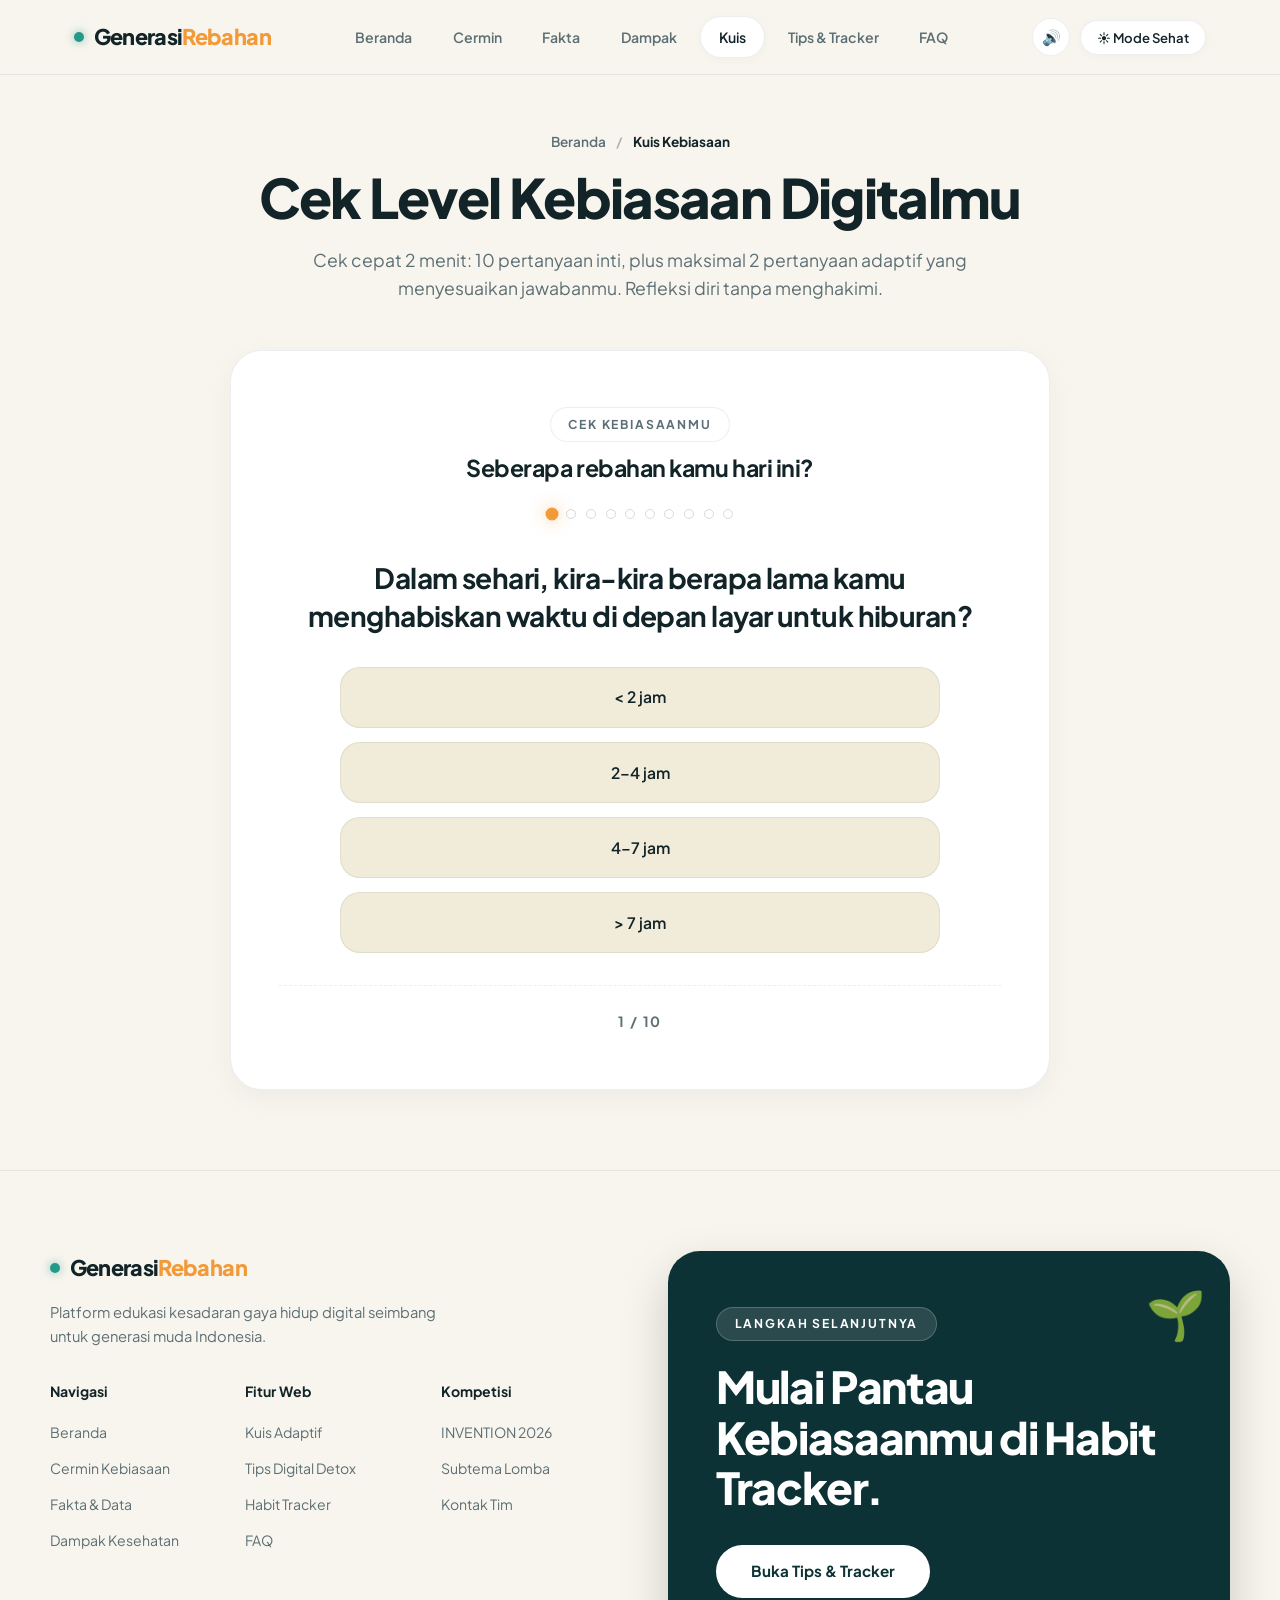
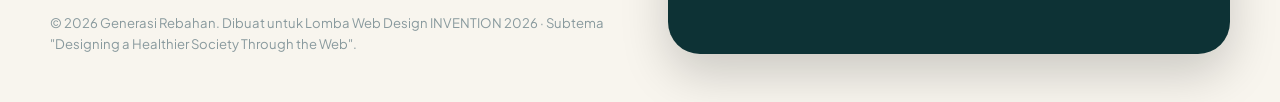
<file: kuis.html>
<!DOCTYPE html>
<html lang="id" data-mode="sehat">
<head>
<meta charset="UTF-8">
<meta name="viewport" content="width=device-width, initial-scale=1.0">
<title>Kuis Kebiasaan Digital — Generasi Rebahan</title>
<meta name="description" content="Cek cepat 2 menit: 10 pertanyaan inti plus maksimal 2 pertanyaan adaptif untuk menganalisis profil kebiasaan gaya hidup digitalmu.">
<link rel="preconnect" href="https://fonts.googleapis.com">
<link rel="preconnect" href="https://fonts.gstatic.com" crossorigin>
<link href="https://fonts.googleapis.com/css2?family=Plus+Jakarta+Sans:wght@400;500;600;700;800&family=Inter:wght@400;500;600;700&family=Space+Grotesk:wght@500;600;700&display=swap" rel="stylesheet">
<link rel="stylesheet" href="css/style.css">
<script>
  document.documentElement.dataset.mode = localStorage.getItem('rebahan_mode') || 'sehat';
</script>
</head>
<body data-mode="sehat">

<!-- ===== SITE NAVIGATION (SOLUS REFINED DOCK) ===== -->
<nav class="site-nav">
  <div class="nav-container">
    <a href="index.html" class="brand-logo" aria-label="Generasi Rebahan Beranda">
      <span class="brand-dot" aria-hidden="true"></span>
      <span>Generasi<span style="color: var(--accent);">Rebahan</span></span>
    </a>

    <div class="navlinks" id="navlinks">
      <a href="index.html#beranda" class="nav-pill">Beranda</a>
      <a href="index.html#cermin" class="nav-pill">Cermin</a>
      <a href="index.html#fakta" class="nav-pill">Fakta</a>
      <a href="index.html#dampak" class="nav-pill">Dampak</a>
      <a href="kuis.html" class="nav-pill active">Kuis</a>
      <a href="tips.html" class="nav-pill">Tips & Tracker</a>
      <a href="index.html#faq" class="nav-pill">FAQ</a>
    </div>

    <div class="nav-actions">
      <button class="btn-sound-toggle" id="soundToggle" title="Nyalakan / Matikan Suara" aria-label="Toggle Sound">🔊</button>
      <button class="btn-mode-toggle" id="modeToggle" aria-label="Ganti Mode Tema">☀️ Mode Sehat</button>
      <button class="mobile-nav-toggle" id="mobileMenuBtn" aria-label="Buka Menu Navigasi">
        <span></span>
        <span></span>
        <span></span>
      </button>
    </div>
  </div>
</nav>

<!-- ===== QUIZ HEADER HERO ===== -->
<header class="site-section" style="padding: 3.5rem 1.5rem 2rem; border-bottom: none;">
  <div class="max-w-page" style="text-align: center;">
    <div style="font-size: 0.85rem; font-weight: 600; color: var(--text-dim); margin-bottom: 0.75rem;">
      <a href="index.html" style="color: var(--text-dim); text-decoration: none;">Beranda</a>
      <span style="margin: 0 0.5rem; opacity: 0.5;">/</span>
      <span style="color: var(--text); font-weight: 700;">Kuis Kebiasaan</span>
    </div>
    <h1 style="font-size: clamp(2.2rem, 4.5vw, 3.4rem); font-weight: 800; letter-spacing: -0.03em; margin-bottom: 1rem;">
      Cek Level Kebiasaan Digitalmu
    </h1>
    <p style="font-size: 1.1rem; color: var(--text-dim); max-width: 58ch; margin: 0 auto; line-height: 1.6;">
      Cek cepat 2 menit: 10 pertanyaan inti, plus maksimal 2 pertanyaan adaptif yang menyesuaikan jawabanmu. Refleksi diri tanpa menghakimi.
    </p>
  </div>
</header>

<!-- ===== QUIZ INTERACTIVE CONTAINER ===== -->
<main class="site-section" id="kuis" style="padding-top: 1rem; border-bottom: 1px solid var(--border);">
  <div class="quiz-page-container">
    <div class="quiz-card-box">

      <!-- Active Question View -->
      <div id="quizActiveView">
        <div style="text-align: center; margin-bottom: 1.75rem;">
          <span class="hero-kicker-badge" style="margin-bottom: 0.75rem;">CEK KEBIASAANMU</span>
          <h3 style="font-size: 1.45rem; font-weight: 700;">Seberapa rebahan kamu hari ini?</h3>
        </div>

        <!-- Dots progress bar -->
        <div class="quiz-progress-dots" id="quizDots"></div>

        <!-- Dynamic question and options container -->
        <div id="quizCardContent" style="min-height: 280px;"></div>

        <!-- Step counter -->
        <div class="quiz-step-counter">
          <span id="quizStepCounter">1 / 10</span>
        </div>
      </div>

      <!-- Result View -->
      <div id="quizResultView" style="display: none;">
        <div class="quiz-result-score-box">
          <span class="hero-kicker-badge" style="margin-bottom: 1rem;">HASIL CEK KEBIASAANMU</span>
          <div style="display: flex; align-items: baseline; justify-content: center; gap: 0.25rem; margin: 0.5rem 0;">
            <span class="quiz-score-number" id="resultScoreNum">68</span>
            <span class="quiz-score-denom">/ 120</span>
          </div>

          <div class="result-status-badge badge-balanced" id="resultStatusBadge">
            <span id="resultStatusIcon">🟢</span>
            <span id="resultStatusText">BALANCED</span>
          </div>

          <p id="resultStatusDesc" style="font-size: 1.05rem; font-style: italic; color: var(--text-dim); max-width: 50ch; margin: 0.5rem auto 0; line-height: 1.6;">
            "Bukan berarti kamu tidak sehat. Tapi beberapa kebiasaanmu mulai perlu diperhatikan."
          </p>
        </div>

        <div style="height: 1px; width: 100%; background: var(--border); margin: 2rem 0;"></div>

        <!-- 5-Dimension Score Bars -->
        <div style="margin-bottom: 2rem;">
          <h4 style="font-size: 0.88rem; font-weight: 800; text-transform: uppercase; letter-spacing: 0.12em; color: var(--text-dim); margin-bottom: 1.25rem;">
            PROFIL 5 DIMENSI KEBIASAAN DIGITAL
          </h4>
          <div id="dimensionList" style="display: flex; flex-direction: column; gap: 0.9rem;"></div>
        </div>

        <!-- Focus Alert Box -->
        <div class="focus-alert-card">
          <span class="focus-alert-icon" aria-hidden="true">🚨</span>
          <div>
            <span style="font-size: 0.72rem; font-weight: 800; text-transform: uppercase; letter-spacing: 0.1em; color: var(--danger); display: block; margin-bottom: 0.25rem;">
              PERHATIAN UTAMA
            </span>
            <h4 id="focusTitle" style="font-size: 1.15rem; font-weight: 700; margin-bottom: 0.35rem; color: var(--text);">
              POLA TIDUR
            </h4>
            <p id="focusDesc" style="font-size: 0.92rem; color: var(--text-dim); line-height: 1.55;">
              Aktivitas digitalmu terlihat cukup sering menggeser waktu istirahat malam.
            </p>
          </div>
        </div>

        <!-- Action Recommendations -->
        <div style="margin-bottom: 2.5rem;">
          <h4 style="font-size: 1.15rem; font-weight: 700; margin-bottom: 1rem; color: var(--text);">
            💡 3 hal yang bisa kamu ubah mulai hari ini:
          </h4>
          <div class="action-cards-grid" id="actionCardsGrid"></div>
        </div>

        <!-- Quiz CTA Buttons -->
        <div style="display: flex; justify-content: center; gap: 1rem; flex-wrap: wrap;">
          <a href="tips.html" class="btn-solus-primary" id="btnGoToTips">LIHAT REKOMENDASI SARAN →</a>
          <button class="btn-solus-outline" id="quizRestartBtn">🔄 Ulangi Kuis</button>
        </div>

      </div>

    </div>
  </div>
</main>

<!-- ===== SOLUS SIGNATURE FOOTER ===== -->
<footer class="site-footer" id="tentang">
  <div class="footer-container">
    <div class="footer-left">
      <div>
        <a href="index.html" class="brand-logo" style="margin-bottom: 1rem;">
          <span class="brand-dot" aria-hidden="true"></span>
          <span>Generasi<span style="color: var(--accent);">Rebahan</span></span>
        </a>
        <p class="text-dim" style="font-size: 0.92rem; max-width: 38ch; line-height: 1.6;">
          Platform edukasi kesadaran gaya hidup digital seimbang untuk generasi muda Indonesia.
        </p>

        <div class="footer-links-grid">
          <div>
            <div class="footer-col-title">Navigasi</div>
            <ul class="footer-link-list">
              <li><a href="index.html#beranda">Beranda</a></li>
              <li><a href="index.html#cermin">Cermin Kebiasaan</a></li>
              <li><a href="index.html#fakta">Fakta & Data</a></li>
              <li><a href="index.html#dampak">Dampak Kesehatan</a></li>
            </ul>
          </div>
          <div>
            <div class="footer-col-title">Fitur Web</div>
            <ul class="footer-link-list">
              <li><a href="kuis.html">Kuis Adaptif</a></li>
              <li><a href="tips.html">Tips Digital Detox</a></li>
              <li><a href="tips.html#habitTracker">Habit Tracker</a></li>
              <li><a href="index.html#faq">FAQ</a></li>
            </ul>
          </div>
          <div>
            <div class="footer-col-title">Kompetisi</div>
            <ul class="footer-link-list">
              <li><a href="index.html#kontak">INVENTION 2026</a></li>
              <li><a href="index.html#kontak">Subtema Lomba</a></li>
              <li><a href="index.html#kontak">Kontak Tim</a></li>
            </ul>
          </div>
        </div>
      </div>

      <div class="footer-copyright">
        © 2026 Generasi Rebahan. Dibuat untuk Lomba Web Design INVENTION 2026 · Subtema "Designing a Healthier Society Through the Web".
      </div>
    </div>

    <!-- Solus Signature Dark Card in Footer -->
    <div class="footer-cta-card">
      <div class="footer-card-art" aria-hidden="true">
        <span style="font-size: 3rem;">🌱</span>
      </div>
      <div>
        <span class="hero-kicker-badge" style="background: rgba(255,255,255,0.12); color: #ffffff; border-color: rgba(255,255,255,0.2); margin-bottom: 1.25rem;">
          LANGKAH SELANJUTNYA
        </span>
        <h3>
          Mulai Pantau Kebiasaanmu di Habit Tracker.
        </h3>
      </div>
      <div>
        <a href="tips.html" class="btn-footer-solus">Buka Tips & Tracker</a>
      </div>
    </div>
  </div>
</footer>

<!-- Interactive System Elements -->
<canvas id="confettiCanvas"></canvas>
<div class="toast-container" id="toastContainer"></div>
<button class="back-to-top" id="backToTop" title="Kembali ke atas" aria-label="Kembali ke atas">↑</button>

<script src="js/script.js"></script>
</body>
</html>
</file>
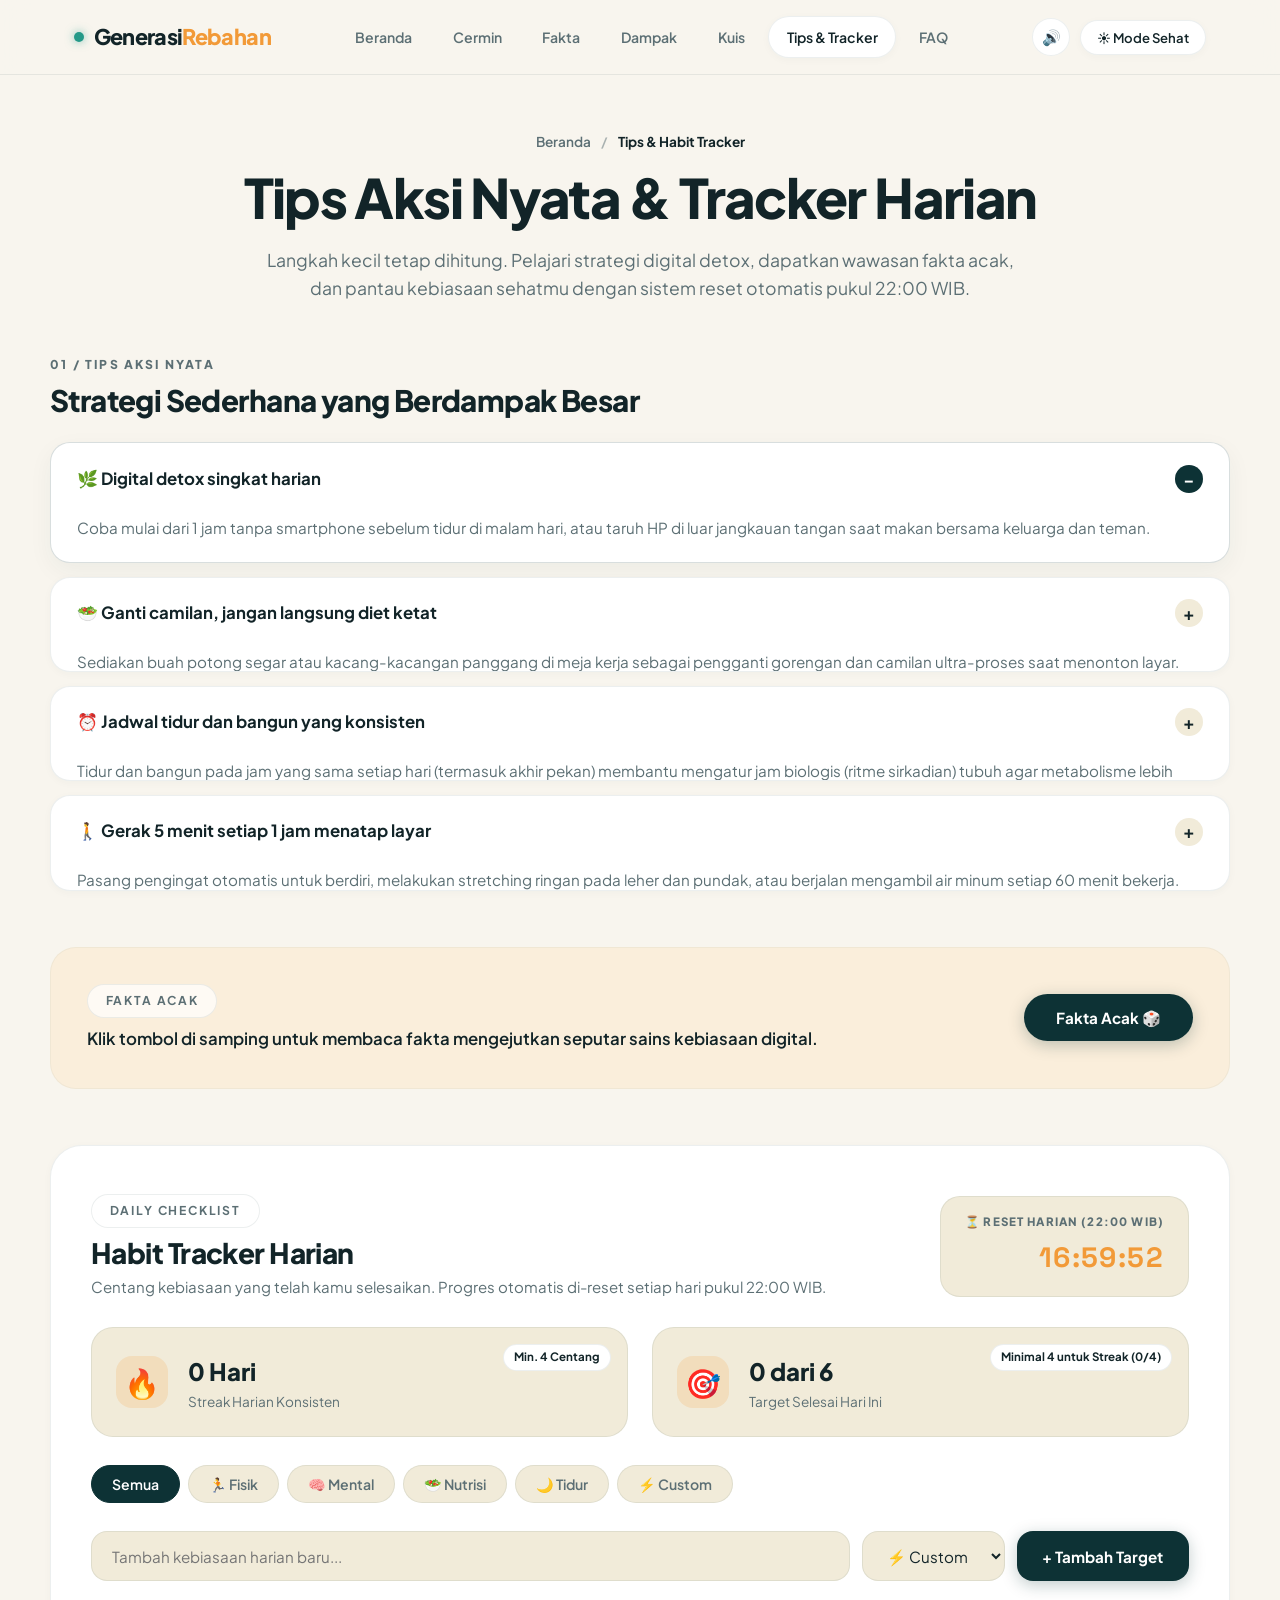
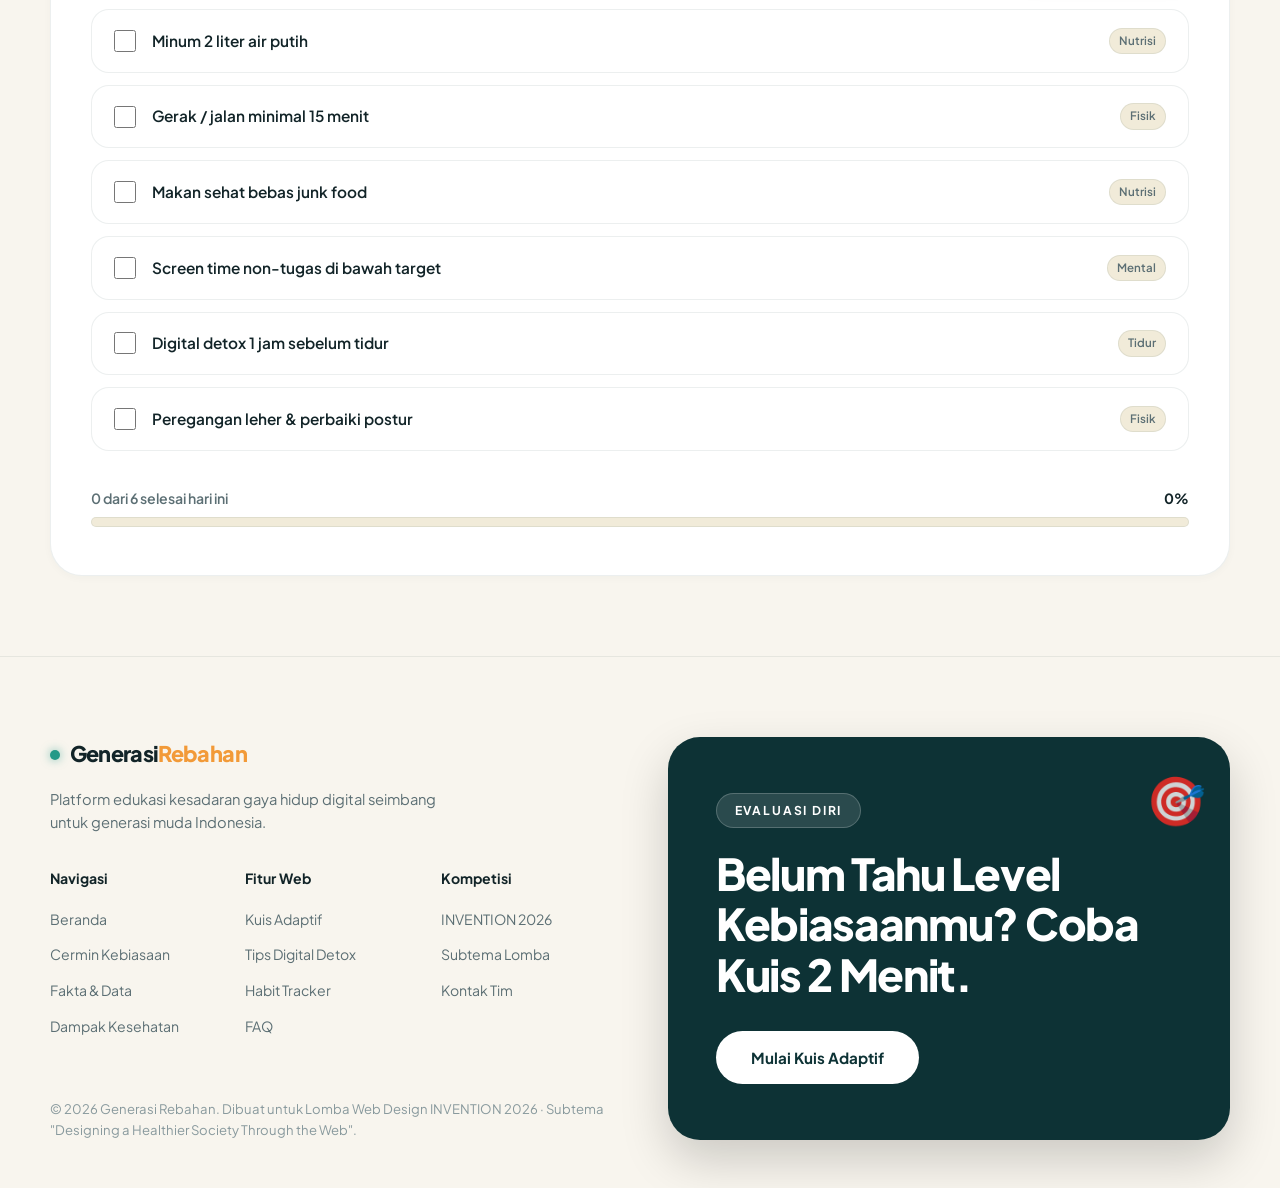
<file: tips.html>
<!DOCTYPE html>
<html lang="id" data-mode="sehat">
<head>
<meta charset="UTF-8">
<meta name="viewport" content="width=device-width, initial-scale=1.0">
<title>Tips & Habit Tracker — Generasi Rebahan</title>
<meta name="description" content="Kumpulan tips digital detox, generator fakta acak, serta checklist habit tracker harian dengan reset otomatis setiap pukul 22:00 WIB.">
<link rel="preconnect" href="https://fonts.googleapis.com">
<link rel="preconnect" href="https://fonts.gstatic.com" crossorigin>
<link href="https://fonts.googleapis.com/css2?family=Plus+Jakarta+Sans:wght@400;500;600;700;800&family=Inter:wght@400;500;600;700&family=Space+Grotesk:wght@500;600;700&display=swap" rel="stylesheet">
<link rel="stylesheet" href="css/style.css">
<script>
  document.documentElement.dataset.mode = localStorage.getItem('rebahan_mode') || 'sehat';
</script>
</head>
<body data-mode="sehat">

<!-- ===== SITE NAVIGATION (SOLUS REFINED DOCK) ===== -->
<nav class="site-nav">
  <div class="nav-container">
    <a href="index.html" class="brand-logo" aria-label="Generasi Rebahan Beranda">
      <span class="brand-dot" aria-hidden="true"></span>
      <span>Generasi<span style="color: var(--accent);">Rebahan</span></span>
    </a>

    <div class="navlinks" id="navlinks">
      <a href="index.html#beranda" class="nav-pill">Beranda</a>
      <a href="index.html#cermin" class="nav-pill">Cermin</a>
      <a href="index.html#fakta" class="nav-pill">Fakta</a>
      <a href="index.html#dampak" class="nav-pill">Dampak</a>
      <a href="kuis.html" class="nav-pill">Kuis</a>
      <a href="tips.html" class="nav-pill active">Tips & Tracker</a>
      <a href="index.html#faq" class="nav-pill">FAQ</a>
    </div>

    <div class="nav-actions">
      <button class="btn-sound-toggle" id="soundToggle" title="Nyalakan / Matikan Suara" aria-label="Toggle Sound">🔊</button>
      <button class="btn-mode-toggle" id="modeToggle" aria-label="Ganti Mode Tema">☀️ Mode Sehat</button>
      <button class="mobile-nav-toggle" id="mobileMenuBtn" aria-label="Buka Menu Navigasi">
        <span></span>
        <span></span>
        <span></span>
      </button>
    </div>
  </div>
</nav>

<!-- ===== HEADER HERO ===== -->
<header class="site-section" style="padding: 3.5rem 1.5rem 2rem; border-bottom: none;">
  <div class="max-w-page" style="text-align: center;">
    <div style="font-size: 0.85rem; font-weight: 600; color: var(--text-dim); margin-bottom: 0.75rem;">
      <a href="index.html" style="color: var(--text-dim); text-decoration: none;">Beranda</a>
      <span style="margin: 0 0.5rem; opacity: 0.5;">/</span>
      <span style="color: var(--text); font-weight: 700;">Tips & Habit Tracker</span>
    </div>
    <h1 style="font-size: clamp(2.2rem, 4.5vw, 3.4rem); font-weight: 800; letter-spacing: -0.03em; margin-bottom: 1rem;">
      Tips Aksi Nyata & Tracker Harian
    </h1>
    <p style="font-size: 1.1rem; color: var(--text-dim); max-width: 60ch; margin: 0 auto; line-height: 1.6;">
      Langkah kecil tetap dihitung. Pelajari strategi digital detox, dapatkan wawasan fakta acak, dan pantau kebiasaan sehatmu dengan sistem reset otomatis pukul 22:00 WIB.
    </p>
  </div>
</header>

<!-- ===== MAIN CONTENT ===== -->
<main class="site-section" id="tips" style="padding-top: 1rem; border-bottom: 1px solid var(--border);">
  <div class="max-w-page">

    <!-- Quiz Recommendation Banner (Dynamic) -->
    <div class="reco-banner-card" id="quizRecoBanner" style="display: none;">
      <div style="font-size: 2.2rem;">🎯</div>
      <div style="flex: 1; min-width: 240px;">
        <div style="font-size: 1.05rem; font-weight: 700; margin-bottom: 0.25rem;">
          Hasil Kuis Kamu: <span id="recoLevelText" style="color: var(--surface-dark);">BALANCED</span> (<span id="recoScoreNum">0</span>/120)
        </div>
        <div style="font-size: 0.92rem; color: var(--text-dim);">
          Perhatian Utama: <strong id="recoFocusTitle" style="color: var(--text);">POLA TIDUR</strong> — <span id="recoFocusDesc">Aktivitas digitalmu terlihat cukup sering menggeser waktu istirahat.</span>
        </div>
      </div>
      <div>
        <a href="kuis.html" class="btn-solus-outline" style="padding: 0.65rem 1.4rem; font-size: 0.88rem;">Ulangi Kuis 🔄</a>
      </div>
    </div>

    <!-- Section 1: Tips Digital Detox Accordion -->
    <div style="margin-bottom: 3.5rem;">
      <div class="section-kicker" style="margin-bottom: 0.5rem;">
        <span>01 / TIPS AKSI NYATA</span>
      </div>
      <h2 style="font-size: 1.85rem; font-weight: 800; margin-bottom: 1.5rem;">Strategi Sederhana yang Berdampak Besar</h2>

      <div class="accordion-container">
        <div class="accordion-item open">
          <div class="accordion-head">
            <span>🌿 Digital detox singkat harian</span>
            <span class="plus">−</span>
          </div>
          <div class="accordion-body-wrapper">
            <div class="accordion-body-content">
              Coba mulai dari 1 jam tanpa smartphone sebelum tidur di malam hari, atau taruh HP di luar jangkauan tangan saat makan bersama keluarga dan teman.
            </div>
          </div>
        </div>

        <div class="accordion-item">
          <div class="accordion-head">
            <span>🥗 Ganti camilan, jangan langsung diet ketat</span>
            <span class="plus">+</span>
          </div>
          <div class="accordion-body-wrapper">
            <div class="accordion-body-content">
              Sediakan buah potong segar atau kacang-kacangan panggang di meja kerja sebagai pengganti gorengan dan camilan ultra-proses saat menonton layar.
            </div>
          </div>
        </div>

        <div class="accordion-item">
          <div class="accordion-head">
            <span>⏰ Jadwal tidur dan bangun yang konsisten</span>
            <span class="plus">+</span>
          </div>
          <div class="accordion-body-wrapper">
            <div class="accordion-body-content">
              Tidur dan bangun pada jam yang sama setiap hari (termasuk akhir pekan) membantu mengatur jam biologis (ritme sirkadian) tubuh agar metabolisme lebih stabil.
            </div>
          </div>
        </div>

        <div class="accordion-item">
          <div class="accordion-head">
            <span>🚶 Gerak 5 menit setiap 1 jam menatap layar</span>
            <span class="plus">+</span>
          </div>
          <div class="accordion-body-wrapper">
            <div class="accordion-body-content">
              Pasang pengingat otomatis untuk berdiri, melakukan stretching ringan pada leher dan pundak, atau berjalan mengambil air minum setiap 60 menit bekerja.
            </div>
          </div>
        </div>
      </div>
    </div>

    <!-- Section 2: Random Fact Card -->
    <div style="background: var(--surface-peach); border: 1px solid var(--border-light); border-radius: 26px; padding: 2.25rem; display: flex; align-items: center; justify-content: space-between; flex-wrap: wrap; gap: 1.5rem; margin-bottom: 3.5rem;">
      <div style="flex: 1; min-width: 240px;">
        <span class="hero-kicker-badge" style="margin-bottom: 0.5rem;">FAKTA ACAK</span>
        <div id="randomFact" style="font-size: 1.05rem; font-weight: 600; color: var(--text); line-height: 1.55;">
          Klik tombol di samping untuk membaca fakta mengejutkan seputar sains kebiasaan digital.
        </div>
      </div>
      <div>
        <button class="btn-solus-primary" id="factBtn">Fakta Acak 🎲</button>
      </div>
    </div>

    <!-- Section 3: Habit Tracker Container -->
    <div class="habit-tracker-container" id="habitTracker">
      <div style="display: flex; align-items: center; justify-content: space-between; flex-wrap: wrap; gap: 1.5rem;">
        <div>
          <span class="hero-kicker-badge" style="margin-bottom: 0.5rem;">DAILY CHECKLIST</span>
          <h3 style="font-size: 1.75rem; font-weight: 800; margin-bottom: 0.35rem;">Habit Tracker Harian</h3>
          <p class="text-dim" style="font-size: 0.94rem;">
            Centang kebiasaan yang telah kamu selesaikan. Progres otomatis di-reset setiap hari pukul 22:00 WIB.
          </p>
        </div>

        <div style="background: var(--surface-2); border: 1px solid var(--border); border-radius: 20px; padding: 1rem 1.5rem; text-align: right;">
          <div style="font-size: 0.72rem; font-weight: 800; letter-spacing: 0.1em; color: var(--text-dim); text-transform: uppercase;">
            ⏳ RESET HARIAN (22:00 WIB)
          </div>
          <div id="resetCountdown" style="font-family: 'Space Grotesk', sans-serif; font-size: 1.75rem; font-weight: 800; color: var(--accent); letter-spacing: 0.05em; margin-top: 0.2rem;">
            00:00:00
          </div>
        </div>
      </div>

      <!-- Habit Stats Row -->
      <div class="habit-stats-row">
        <div class="habit-stat-box" id="streakCard">
          <div class="habit-stat-icon">🔥</div>
          <div>
            <div class="habit-stat-val"><span id="streakCount">0</span> Hari</div>
            <div class="text-dim" style="font-size: 0.85rem;">Streak Harian Konsisten</div>
          </div>
          <div id="streakBadge" style="position: absolute; top: 1rem; right: 1rem; font-size: 0.72rem; font-weight: 700; background: var(--surface); border: 1px solid var(--border); padding: 3px 10px; border-radius: 9999px; color: var(--text-dim);">
            Min. 4 Centang
          </div>
        </div>

        <div class="habit-stat-box">
          <div class="habit-stat-icon">🎯</div>
          <div>
            <div class="habit-stat-val" id="completedSummary">0 dari 0</div>
            <div class="text-dim" style="font-size: 0.85rem;">Target Selesai Hari Ini</div>
          </div>
          <div id="targetStatusBadge" style="position: absolute; top: 1rem; right: 1rem; font-size: 0.72rem; font-weight: 700; background: var(--surface); border: 1px solid var(--border); padding: 3px 10px; border-radius: 9999px; color: var(--text-dim);">
            Minimal 4 untuk Streak
          </div>
        </div>
      </div>

      <!-- Filter Tabs -->
      <div style="display: flex; gap: 0.5rem; flex-wrap: wrap;" id="categoryTabs">
        <button class="filter-tab-pill filter-tab active" data-cat="Semua">Semua</button>
        <button class="filter-tab-pill filter-tab" data-cat="Fisik">🏃 Fisik</button>
        <button class="filter-tab-pill filter-tab" data-cat="Mental">🧠 Mental</button>
        <button class="filter-tab-pill filter-tab" data-cat="Nutrisi">🥗 Nutrisi</button>
        <button class="filter-tab-pill filter-tab" data-cat="Tidur">🌙 Tidur</button>
        <button class="filter-tab-pill filter-tab" data-cat="Custom">⚡ Custom</button>
      </div>

      <!-- Add Habit Row -->
      <div class="habit-add-row">
        <input type="text" id="newHabitInput" class="habit-input" placeholder="Tambah kebiasaan harian baru..." maxlength="60">
        <select id="newHabitCategory" class="habit-select">
          <option value="Custom">⚡ Custom</option>
          <option value="Fisik">🏃 Fisik</option>
          <option value="Mental">🧠 Mental</option>
          <option value="Nutrisi">🥗 Nutrisi</option>
          <option value="Tidur">🌙 Tidur</option>
        </select>
        <button id="addHabitBtn" class="btn-solus-primary" style="padding: 0.85rem 1.6rem; border-radius: 16px;">
          + Tambah Target
        </button>
      </div>

      <!-- Habit Items List -->
      <div class="habit-list-container" id="habitList"></div>

      <!-- Progress Bar & Summary -->
      <div style="margin-top: 0.5rem;">
        <div style="display: flex; justify-content: space-between; font-size: 0.88rem; font-weight: 600; color: var(--text-dim); margin-bottom: 0.5rem;">
          <span id="habitProgressText">0 dari 0 selesai hari ini</span>
          <span id="habitPercentText" style="color: var(--text); font-weight: 700;">0%</span>
        </div>
        <div style="height: 10px; background: var(--surface-2); border-radius: 999px; overflow: hidden; border: 1px solid var(--border);">
          <div class="habit-progress-fill" id="habitProgressFill" style="height: 100%; width: 0%; border-radius: 999px; background: linear-gradient(90deg, var(--accent-2), var(--accent)); transition: width 0.4s ease;"></div>
        </div>
      </div>

    </div>

  </div>
</main>

<!-- ===== SOLUS SIGNATURE FOOTER ===== -->
<footer class="site-footer" id="tentang">
  <div class="footer-container">
    <div class="footer-left">
      <div>
        <a href="index.html" class="brand-logo" style="margin-bottom: 1rem;">
          <span class="brand-dot" aria-hidden="true"></span>
          <span>Generasi<span style="color: var(--accent);">Rebahan</span></span>
        </a>
        <p class="text-dim" style="font-size: 0.92rem; max-width: 38ch; line-height: 1.6;">
          Platform edukasi kesadaran gaya hidup digital seimbang untuk generasi muda Indonesia.
        </p>

        <div class="footer-links-grid">
          <div>
            <div class="footer-col-title">Navigasi</div>
            <ul class="footer-link-list">
              <li><a href="index.html#beranda">Beranda</a></li>
              <li><a href="index.html#cermin">Cermin Kebiasaan</a></li>
              <li><a href="index.html#fakta">Fakta & Data</a></li>
              <li><a href="index.html#dampak">Dampak Kesehatan</a></li>
            </ul>
          </div>
          <div>
            <div class="footer-col-title">Fitur Web</div>
            <ul class="footer-link-list">
              <li><a href="kuis.html">Kuis Adaptif</a></li>
              <li><a href="tips.html">Tips Digital Detox</a></li>
              <li><a href="tips.html#habitTracker">Habit Tracker</a></li>
              <li><a href="index.html#faq">FAQ</a></li>
            </ul>
          </div>
          <div>
            <div class="footer-col-title">Kompetisi</div>
            <ul class="footer-link-list">
              <li><a href="index.html#kontak">INVENTION 2026</a></li>
              <li><a href="index.html#kontak">Subtema Lomba</a></li>
              <li><a href="index.html#kontak">Kontak Tim</a></li>
            </ul>
          </div>
        </div>
      </div>

      <div class="footer-copyright">
        © 2026 Generasi Rebahan. Dibuat untuk Lomba Web Design INVENTION 2026 · Subtema "Designing a Healthier Society Through the Web".
      </div>
    </div>

    <!-- Solus Signature Dark Card in Footer -->
    <div class="footer-cta-card">
      <div class="footer-card-art" aria-hidden="true">
        <span style="font-size: 3rem;">🎯</span>
      </div>
      <div>
        <span class="hero-kicker-badge" style="background: rgba(255,255,255,0.12); color: #ffffff; border-color: rgba(255,255,255,0.2); margin-bottom: 1.25rem;">
          EVALUASI DIRI
        </span>
        <h3>
          Belum Tahu Level Kebiasaanmu? Coba Kuis 2 Menit.
        </h3>
      </div>
      <div>
        <a href="kuis.html" class="btn-footer-solus">Mulai Kuis Adaptif</a>
      </div>
    </div>
  </div>
</footer>

<!-- Confirmation Modal Dialog -->
<div class="confirm-modal-overlay" id="confirmModalOverlay" role="dialog" aria-modal="true" aria-labelledby="confirmModalTitle">
  <div class="confirm-modal-box">
    <div style="font-size: 2.4rem; margin-bottom: 0.5rem;">🎯</div>
    <h3 id="confirmModalTitle" style="font-size: 1.25rem; font-weight: 700; margin-bottom: 0.5rem;">Konfirmasi Kebiasaan</h3>
    <p id="confirmModalText" style="font-size: 0.95rem; font-weight: 600; color: var(--text); margin-bottom: 0.5rem;">
      Apakah benar Anda sudah melakukan kebiasaan ini?
    </p>
    <p style="font-size: 0.82rem; color: var(--accent); margin-bottom: 1.75rem; line-height: 1.5;">
      ⚠️ Setelah dicentang, centang tidak dapat dibatalkan lagi hari ini (sampai reset otomatis pukul 22:00 WIB).
    </p>
    <div style="display: flex; gap: 0.75rem;">
      <button class="btn-solus-outline" id="confirmCancelBtn" style="flex: 1; padding: 0.75rem 1rem;">Batal</button>
      <button class="btn-solus-primary" id="confirmOkBtn" style="flex: 1.2; padding: 0.75rem 1rem; font-size: 0.88rem;">Ya, Sudah</button>
    </div>
  </div>
</div>

<!-- Interactive System Elements -->
<canvas id="confettiCanvas"></canvas>
<div class="toast-container" id="toastContainer"></div>
<button class="back-to-top" id="backToTop" title="Kembali ke atas" aria-label="Kembali ke atas">↑</button>

<script src="js/script.js"></script>
</body>
</html>
</file>
<file: css/style.css>
/* =========================================================
   GENERASI REBAHAN — DESIGN SYSTEM & MASTER STYLESHEET
   Benchmark: Solus Well-being Aesthetic (Home.png)
   - Warm creamy light mode (Mode Sehat) as default visual benchmark
   - Deep luxury nocturnal mode (Mode Rebahan)
   - Fluid typography & modern geometric sans-serif pairing
   - Rounded card architecture (24px - 36px radii)
   - Pixel-perfect responsiveness across Mobile, Tablet, & Desktop
   ========================================================= */

@import url('https://fonts.googleapis.com/css2?family=Plus+Jakarta+Sans:wght@400;500;600;700;800&family=Inter:wght@400;500;600;700&family=Space+Grotesk:wght@500;600;700&display=swap');

:root {
  /* Default: Mode Sehat (Solus Visual Benchmark from Home.png) */
  --bg: #f8f5ee;
  --bg-translucent: rgba(248, 245, 238, 0.88);
  --surface: #ffffff;
  --surface-2: #f1ebd9;
  --surface-peach: #faeedb;
  --surface-peach-subtle: #fcf4e8;
  --surface-mint: #e7f6f3;
  --surface-rose: #fceeee;
  --surface-dark: #0d3235;
  --surface-dark-card: #092628;
  --text: #122428;
  --text-dim: #5c6f74;
  --text-light: #ffffff;
  --text-muted: #88999d;
  --accent: #f29a38;
  --accent-hover: #df8828;
  --accent-2: #249988;
  --accent-teal: #0d3235;
  --accent-teal-hover: #154549;
  --accent-rose: #e76f51;
  --danger: #d9534f;
  --border: rgba(13, 50, 53, 0.08);
  --border-strong: rgba(13, 50, 53, 0.16);
  --border-light: rgba(13, 50, 53, 0.04);
  --card-bg-hero: #faede0;
  --btn-primary-bg: #0d3235;
  --btn-primary-text: #ffffff;
  --btn-outline-border: rgba(13, 50, 53, 0.22);
  --btn-outline-text: #0d3235;
  --shadow-sm: 0 2px 8px rgba(13, 50, 53, 0.03);
  --shadow-md: 0 8px 24px rgba(13, 50, 53, 0.05);
  --shadow-lg: 0 16px 40px rgba(13, 50, 53, 0.07);
  --shadow-dark: 0 20px 48px rgba(0, 0, 0, 0.18);
  --fs-base: 16px;
}

[data-mode="rebahan"] {
  /* Mode Rebahan (Deep Forest & Obsidian Dark Mode) */
  --bg: #091316;
  --bg-translucent: rgba(9, 19, 22, 0.88);
  --surface: #101e22;
  --surface-2: #16292e;
  --surface-peach: #222b27;
  --surface-peach-subtle: #172427;
  --surface-mint: #11282c;
  --surface-rose: #281c1c;
  --surface-dark: #060e10;
  --surface-dark-card: #040a0b;
  --text: #eef3f4;
  --text-dim: #90a5aa;
  --text-light: #ffffff;
  --text-muted: #6e8489;
  --accent: #f5b759;
  --accent-hover: #fabf6c;
  --accent-2: #38b2ac;
  --accent-teal: #4ecdc4;
  --accent-teal-hover: #67e4db;
  --accent-rose: #f87171;
  --danger: #f87171;
  --border: rgba(255, 255, 255, 0.09);
  --border-strong: rgba(255, 255, 255, 0.18);
  --border-light: rgba(255, 255, 255, 0.05);
  --card-bg-hero: #122125;
  --btn-primary-bg: #4ecdc4;
  --btn-primary-text: #091316;
  --btn-outline-border: rgba(255, 255, 255, 0.22);
  --btn-outline-text: #eef3f4;
  --shadow-sm: 0 2px 10px rgba(0, 0, 0, 0.35);
  --shadow-md: 0 8px 30px rgba(0, 0, 0, 0.45);
  --shadow-lg: 0 18px 50px rgba(0, 0, 0, 0.55);
  --shadow-dark: 0 20px 48px rgba(0, 0, 0, 0.65);
}

/* ===== RESET & ROOT SETTINGS ===== */
*, *::before, *::after {
  box-sizing: border-box;
  margin: 0;
  padding: 0;
}

html {
  scroll-behavior: smooth;
  scroll-padding-top: 86px;
  font-size: var(--fs-base);
  -webkit-font-smoothing: antialiased;
  -moz-osx-font-smoothing: grayscale;
  overflow-x: clip;
}

body {
  background-color: var(--bg);
  color: var(--text);
  font-family: 'Plus Jakarta Sans', Inter, -apple-system, BlinkMacSystemFont, sans-serif;
  line-height: 1.6;
  transition: background-color 0.35s ease, color 0.35s ease;
  overflow-x: clip;
  width: 100%;
}

img, svg, canvas, video {
  max-width: 100%;
  height: auto;
  display: block;
}

button, input, select, textarea {
  font-family: inherit;
  font-size: inherit;
}

a {
  color: inherit;
  text-decoration: none;
}

h1, h2, h3, h4, h5, h6 {
  font-family: 'Plus Jakarta Sans', 'Space Grotesk', sans-serif;
  font-weight: 700;
  line-height: 1.2;
  color: var(--text);
  letter-spacing: -0.02em;
}

/* ===== TAILWIND & THEME COMPATIBILITY CLASSES ===== */
.bg-bg { background-color: var(--bg); }
.bg-surface { background-color: var(--surface); }
.bg-surface-2 { background-color: var(--surface-2); }
.bg-accent { background-color: var(--accent); }
.bg-line { background-color: var(--border); }
.text-ink { color: var(--text); }
.text-dim { color: var(--text-dim); }
.text-accent { color: var(--accent); }
.text-accent-2 { color: var(--accent-2); }
.text-danger { color: var(--danger); }
.border-line { border-color: var(--border); }

.font-display { font-family: 'Plus Jakarta Sans', 'Space Grotesk', sans-serif; }
.font-body { font-family: 'Plus Jakarta Sans', Inter, sans-serif; }

.max-w-page {
  max-width: 1180px;
  margin-inline: auto;
}

/* ===== NAVIGATION (SOLUS REFINED DOCK) ===== */
nav.site-nav {
  position: sticky;
  top: 0;
  z-index: 100;
  width: 100%;
  background-color: var(--bg-translucent);
  backdrop-filter: blur(14px);
  -webkit-backdrop-filter: blur(14px);
  border-bottom: 1px solid var(--border);
  transition: background-color 0.35s ease, border-color 0.35s ease, box-shadow 0.25s ease;
}

nav.site-nav.scrolled {
  box-shadow: 0 4px 20px rgba(0, 0, 0, 0.04);
}

.nav-container {
  display: flex;
  align-items: center;
  justify-content: space-between;
  max-width: 1180px;
  margin: 0 auto;
  padding: 1rem 1.5rem;
  gap: 1.5rem;
}

.brand-logo {
  display: flex;
  align-items: center;
  gap: 0.6rem;
  font-size: 1.35rem;
  font-weight: 800;
  letter-spacing: -0.03em;
  color: var(--text);
  white-space: nowrap;
}

.brand-dot {
  width: 10px;
  height: 10px;
  border-radius: 50%;
  background: var(--accent-2);
  display: inline-block;
  box-shadow: 0 0 10px color-mix(in srgb, var(--accent-2) 60%, transparent);
}

.navlinks {
  display: flex;
  align-items: center;
  gap: 0.35rem;
}

.nav-pill {
  padding: 0.55rem 1.1rem;
  border-radius: 9999px;
  font-size: 0.88rem;
  font-weight: 600;
  color: var(--text-dim);
  transition: all 0.2s ease;
  white-space: nowrap;
}

.nav-pill:hover {
  color: var(--text);
  background-color: var(--surface-2);
}

.nav-pill.active {
  color: var(--text);
  background-color: var(--surface);
  box-shadow: var(--shadow-sm);
  border: 1px solid var(--border);
}

.nav-actions {
  display: flex;
  align-items: center;
  gap: 0.6rem;
}

.btn-mode-toggle {
  display: inline-flex;
  align-items: center;
  gap: 0.45rem;
  padding: 0.5rem 1rem;
  border-radius: 9999px;
  border: 1px solid var(--border);
  background-color: var(--surface);
  color: var(--text);
  font-size: 0.82rem;
  font-weight: 600;
  cursor: pointer;
  transition: all 0.2s ease;
  box-shadow: var(--shadow-sm);
}

.btn-mode-toggle:hover {
  border-color: var(--accent);
  transform: translateY(-1px);
}

.btn-sound-toggle {
  display: inline-flex;
  align-items: center;
  justify-content: center;
  width: 38px;
  height: 38px;
  border-radius: 50%;
  border: 1px solid var(--border);
  background-color: var(--surface);
  color: var(--text);
  cursor: pointer;
  font-size: 0.95rem;
  transition: all 0.2s ease;
}

.btn-sound-toggle:hover {
  border-color: var(--accent);
  transform: translateY(-1px);
}

/* Mobile Nav Toggle */
.mobile-nav-toggle {
  display: none;
  background: transparent;
  border: 1px solid var(--border);
  border-radius: 10px;
  width: 40px;
  height: 40px;
  padding: 8px;
  cursor: pointer;
  flex-direction: column;
  justify-content: space-around;
  align-items: center;
}

.mobile-nav-toggle span {
  display: block;
  width: 20px;
  height: 2px;
  background: var(--text);
  border-radius: 2px;
  transition: transform 0.2s ease, opacity 0.2s ease;
}

/* ===== SOLUS HERO SECTION ===== */
.hero-section {
  padding: 2rem 1.5rem 4.5rem;
}

.hero-banner-container {
  max-width: 1180px;
  margin: 0 auto;
  background-color: var(--card-bg-hero);
  border-radius: 36px;
  padding: 4.5rem 3.5rem;
  border: 1px solid var(--border-light);
  box-shadow: var(--shadow-sm);
  position: relative;
  overflow: hidden;
  display: flex;
  flex-direction: column;
  align-items: center;
  text-align: center;
}

.hero-kicker-badge {
  display: inline-flex;
  align-items: center;
  gap: 0.5rem;
  font-size: 0.76rem;
  font-weight: 700;
  text-transform: uppercase;
  letter-spacing: 0.15em;
  color: var(--text-dim);
  background-color: color-mix(in srgb, var(--surface) 70%, transparent);
  border: 1px solid var(--border);
  border-radius: 9999px;
  padding: 0.4rem 1.1rem;
  margin-bottom: 1.5rem;
}

.hero-title {
  font-size: clamp(2.4rem, 5.2vw, 4.2rem);
  font-weight: 800;
  color: var(--text);
  max-width: 16ch;
  line-height: 1.12;
  letter-spacing: -0.035em;
  margin-bottom: 1.25rem;
}

.hero-description {
  font-size: clamp(1.05rem, 1.8vw, 1.22rem);
  color: var(--text-dim);
  max-width: 54ch;
  line-height: 1.6;
  margin-bottom: 2.25rem;
}

.hero-cta-group {
  display: flex;
  align-items: center;
  justify-content: center;
  gap: 1rem;
  flex-wrap: wrap;
  margin-bottom: 3.5rem;
}

/* Solus Buttons */
.btn-solus-primary {
  display: inline-flex;
  align-items: center;
  justify-content: center;
  gap: 0.5rem;
  background-color: var(--btn-primary-bg);
  color: var(--btn-primary-text);
  font-size: 0.95rem;
  font-weight: 700;
  padding: 0.85rem 2rem;
  border-radius: 9999px;
  border: none;
  cursor: pointer;
  transition: all 0.25s cubic-bezier(0.16, 1, 0.3, 1);
  box-shadow: 0 4px 16px color-mix(in srgb, var(--btn-primary-bg) 25%, transparent);
  text-decoration: none;
  white-space: nowrap;
}

.btn-solus-primary:hover {
  filter: brightness(1.12);
  transform: translateY(-2px);
  box-shadow: 0 8px 24px color-mix(in srgb, var(--btn-primary-bg) 35%, transparent);
}

.btn-solus-outline {
  display: inline-flex;
  align-items: center;
  justify-content: center;
  gap: 0.5rem;
  background-color: transparent;
  color: var(--btn-outline-text);
  border: 1.5px solid var(--btn-outline-border);
  font-size: 0.95rem;
  font-weight: 600;
  padding: 0.85rem 2rem;
  border-radius: 9999px;
  cursor: pointer;
  transition: all 0.25s cubic-bezier(0.16, 1, 0.3, 1);
  text-decoration: none;
  white-space: nowrap;
}

.btn-solus-outline:hover {
  background-color: color-mix(in srgb, var(--btn-outline-text) 8%, transparent);
  border-color: var(--btn-outline-text);
  transform: translateY(-2px);
}

/* Hero Mascot Card in Solus Frame */
.hero-mascot-wrapper {
  position: relative;
  width: 100%;
  max-width: 440px;
  margin: 0 auto 1.5rem;
  display: flex;
  flex-direction: column;
  align-items: center;
}

.hero-mascot-art-card {
  position: relative;
  width: 100%;
  aspect-ratio: 1 / 0.92;
  display: flex;
  align-items: center;
  justify-content: center;
  border-radius: 28px;
  background: radial-gradient(circle at center, color-mix(in srgb, var(--surface) 90%, transparent), transparent 70%);
}

#heroMascotImg {
  width: 82%;
  max-width: 360px;
  height: auto;
  position: relative;
  z-index: 2;
  filter: drop-shadow(0 14px 28px rgba(0, 0, 0, 0.12));
  transition: opacity 0.25s ease, transform 0.3s ease;
  animation: mascot-float 4.5s ease-in-out infinite;
}

@keyframes mascot-float {
  0%, 100% { transform: translateY(0px) rotate(0deg); }
  50% { transform: translateY(-10px) rotate(0.8deg); }
}

/* Decorative Organic Doodles around Hero Mascot */
.doodle-shape {
  position: absolute;
  pointer-events: none;
  z-index: 1;
  opacity: 0.85;
}

.doodle-star {
  top: 10%;
  right: 6%;
  font-size: 2.2rem;
  color: var(--accent);
  animation: spin-slow 20s linear infinite;
}

.doodle-sparkle {
  bottom: 16%;
  left: 8%;
  font-size: 1.8rem;
  color: var(--accent-2);
}

.doodle-blob {
  top: 20%;
  left: 4%;
  font-size: 1.6rem;
  color: var(--accent-rose);
}

@keyframes spin-slow {
  from { transform: rotate(0deg); }
  to { transform: rotate(360deg); }
}

/* Interactive Mascot Slider Pill */
.mascot-controller-pill {
  background: var(--surface);
  border: 1px solid var(--border);
  border-radius: 22px;
  padding: 1rem 1.5rem;
  width: 100%;
  max-width: 340px;
  box-shadow: var(--shadow-sm);
  display: flex;
  flex-direction: column;
  gap: 0.6rem;
  z-index: 2;
}

.mascot-controller-header {
  display: flex;
  align-items: center;
  justify-content: space-between;
  font-size: 0.78rem;
  font-weight: 700;
  text-transform: uppercase;
  letter-spacing: 0.05em;
  color: var(--text-dim);
}

.mascot-badge-val {
  background: color-mix(in srgb, var(--accent) 15%, transparent);
  color: var(--accent);
  padding: 2px 8px;
  border-radius: 9999px;
  font-size: 0.78rem;
  font-weight: 700;
}

input[type="range"]#rebahanSlider {
  -webkit-appearance: none;
  appearance: none;
  width: 100%;
  height: 7px;
  border-radius: 999px;
  background: linear-gradient(90deg, var(--accent-2), var(--accent), var(--accent-rose));
  outline: none;
  cursor: pointer;
}

input[type="range"]#rebahanSlider::-webkit-slider-thumb {
  -webkit-appearance: none;
  appearance: none;
  width: 20px;
  height: 20px;
  border-radius: 50%;
  background: #ffffff;
  border: 2.5px solid var(--surface-dark);
  box-shadow: 0 2px 8px rgba(0, 0, 0, 0.25);
  cursor: pointer;
  transition: transform 0.15s ease;
}

input[type="range"]#rebahanSlider::-webkit-slider-thumb:hover {
  transform: scale(1.15);
}

/* Solus Stats Highlights Bar */
.hero-stats-row {
  display: grid;
  grid-template-columns: repeat(3, 1fr);
  gap: 2rem;
  width: 100%;
  max-width: 980px;
  padding-top: 3rem;
  border-top: 1px solid color-mix(in srgb, var(--border) 60%, transparent);
  text-align: left;
}

.hero-stat-card {
  display: flex;
  flex-direction: column;
  gap: 0.35rem;
}

.hero-stat-number {
  font-size: clamp(2rem, 3.5vw, 2.75rem);
  font-weight: 800;
  color: var(--text);
  line-height: 1.1;
  letter-spacing: -0.03em;
}

.hero-stat-label {
  font-size: 0.88rem;
  color: var(--text-dim);
  line-height: 1.45;
}

/* ===== SECTION COMMON STYLES ===== */
.site-section {
  padding: 5rem 1.5rem;
  border-bottom: 1px solid var(--border);
}

.section-header {
  text-align: center;
  max-width: 680px;
  margin: 0 auto 3.5rem;
}

.section-kicker {
  font-size: 0.76rem;
  font-weight: 800;
  text-transform: uppercase;
  letter-spacing: 0.18em;
  color: var(--text-dim);
  margin-bottom: 0.75rem;
  display: inline-flex;
  align-items: center;
  gap: 0.5rem;
}

.section-title {
  font-size: clamp(2rem, 3.8vw, 3rem);
  font-weight: 800;
  color: var(--text);
  line-height: 1.18;
  letter-spacing: -0.03em;
  margin-bottom: 0.9rem;
}

.section-subtitle {
  font-size: 1.05rem;
  color: var(--text-dim);
  line-height: 1.6;
}

/* ===== SECTION 2: CERMIN KEBIASAAN ===== */
.mirror-grid {
  display: grid;
  grid-template-columns: repeat(auto-fit, minmax(250px, 1fr));
  gap: 1.5rem;
  max-width: 1180px;
  margin: 0 auto;
}

.mirror-card {
  background: var(--surface);
  border: 1px solid var(--border);
  border-radius: 24px;
  padding: 1.75rem;
  cursor: pointer;
  transition: all 0.25s cubic-bezier(0.16, 1, 0.3, 1);
  position: relative;
  overflow: hidden;
  box-shadow: var(--shadow-sm);
}

.mirror-card:hover {
  transform: translateY(-4px);
  border-color: var(--border-strong);
  box-shadow: var(--shadow-md);
}

.mirror-card-top {
  display: flex;
  align-items: center;
  justify-content: space-between;
  margin-bottom: 0.75rem;
}

.mirror-emoji-badge {
  width: 44px;
  height: 44px;
  border-radius: 14px;
  background: var(--surface-2);
  display: flex;
  align-items: center;
  justify-content: center;
  font-size: 1.4rem;
}

.mirror-indicator {
  font-size: 0.76rem;
  font-weight: 700;
  color: var(--accent-2);
  background: color-mix(in srgb, var(--accent-2) 12%, transparent);
  padding: 4px 10px;
  border-radius: 9999px;
  transition: all 0.2s ease;
}

.mirror-card.open .mirror-indicator {
  background: var(--surface-dark);
  color: #ffffff;
}

.mirror-card h3 {
  font-size: 1.25rem;
  margin-bottom: 0.4rem;
}

.reveal {
  display: grid;
  grid-template-rows: 0fr;
  transition: grid-template-rows 0.35s cubic-bezier(0.4, 0, 0.2, 1);
}

.mirror-card.open .reveal {
  grid-template-rows: 1fr;
}

.reveal > div {
  overflow: hidden;
}

.mirror-reflection-content {
  padding-top: 1rem;
  margin-top: 1rem;
  border-top: 1px dashed var(--border);
  font-size: 0.92rem;
  color: var(--text-dim);
  line-height: 1.6;
}

/* ===== SECTION 3: FAKTA & DATA (SOLUS PASTEL CARDS) ===== */
.facts-grid {
  display: grid;
  grid-template-columns: repeat(4, 1fr);
  gap: 1.5rem;
  max-width: 1180px;
  margin: 0 auto;
}

.fact-card {
  border-radius: 26px;
  padding: 2rem 1.6rem;
  display: flex;
  flex-direction: column;
  justify-content: space-between;
  min-height: 220px;
  border: 1px solid var(--border);
  transition: all 0.25s cubic-bezier(0.16, 1, 0.3, 1);
  box-shadow: var(--shadow-sm);
}

.fact-card:hover {
  transform: translateY(-4px);
  box-shadow: var(--shadow-md);
}

.fact-card-peach {
  background-color: var(--surface-peach);
}

.fact-card-white {
  background-color: var(--surface);
}

.fact-card-mint {
  background-color: var(--surface-mint);
}

.fact-card-rose {
  background-color: var(--surface-rose);
}

.fact-number {
  font-size: clamp(2.4rem, 4vw, 3.2rem);
  font-weight: 800;
  line-height: 1;
  letter-spacing: -0.03em;
  color: var(--text);
  margin-bottom: 0.75rem;
}

.fact-desc {
  font-size: 0.92rem;
  color: var(--text-dim);
  line-height: 1.5;
}

/* ===== SECTION 4: DAMPAK KESEHATAN ===== */
.impact-grid {
  display: grid;
  grid-template-columns: repeat(auto-fit, minmax(260px, 1fr));
  gap: 1.5rem;
  max-width: 1180px;
  margin: 0 auto 2.5rem;
}

.impact-card {
  background: var(--surface);
  border: 1px solid var(--border);
  border-radius: 26px;
  padding: 2rem;
  display: flex;
  flex-direction: column;
  transition: all 0.25s cubic-bezier(0.16, 1, 0.3, 1);
  box-shadow: var(--shadow-sm);
}

.impact-card:hover {
  transform: translateY(-4px);
  border-color: var(--border-strong);
  box-shadow: var(--shadow-md);
}

.impact-badge {
  align-self: flex-start;
  font-size: 0.72rem;
  font-weight: 700;
  text-transform: uppercase;
  letter-spacing: 0.08em;
  padding: 4px 12px;
  border-radius: 9999px;
  margin-bottom: 1.25rem;
}

.badge-fisik {
  background: color-mix(in srgb, var(--accent-2) 15%, transparent);
  color: var(--accent-2);
}

.badge-mental {
  background: color-mix(in srgb, var(--accent-rose) 15%, transparent);
  color: var(--accent-rose);
}

.impact-card h3 {
  font-size: 1.3rem;
  margin-bottom: 0.6rem;
}

.impact-card p {
  font-size: 0.94rem;
  color: var(--text-dim);
  line-height: 1.6;
}

/* Solus Featured Wide Card */
.featured-wide-card {
  background-color: var(--surface-peach);
  border: 1px solid var(--border-light);
  border-radius: 32px;
  padding: 3rem;
  display: grid;
  grid-template-columns: 1.3fr 0.9fr;
  align-items: center;
  gap: 2.5rem;
  box-shadow: var(--shadow-sm);
  max-width: 1180px;
  margin: 0 auto;
}

.featured-wide-card h3 {
  font-size: clamp(1.8rem, 3vw, 2.4rem);
  margin-bottom: 1rem;
}

.featured-wide-card p {
  font-size: 1.05rem;
  color: var(--text-dim);
  line-height: 1.65;
  margin-bottom: 1.75rem;
}

/* ===== SECTION 5: TESTIMONIALS (SOLUS QUOTE CARDS) ===== */
.testimonials-grid {
  display: grid;
  grid-template-columns: 1fr 1fr;
  gap: 2rem;
  max-width: 1180px;
  margin: 0 auto;
}

.testimonial-card-peach {
  background-color: var(--surface-peach);
  border-radius: 30px;
  padding: 3rem 2.5rem;
  border: 1px solid var(--border-light);
  display: flex;
  flex-direction: column;
  justify-content: space-between;
}

.testimonial-card-dark {
  background-color: var(--surface-dark);
  color: #ffffff;
  border-radius: 30px;
  padding: 3rem 2.5rem;
  border: 1px solid rgba(255, 255, 255, 0.1);
  display: flex;
  flex-direction: column;
  justify-content: space-between;
}

.testimonial-card-dark h3,
.testimonial-card-dark p,
.testimonial-card-dark .testimonial-author {
  color: #ffffff;
}

.testimonial-quote {
  font-size: clamp(1.1rem, 1.8vw, 1.35rem);
  font-weight: 500;
  line-height: 1.55;
  margin-bottom: 2rem;
}

.testimonial-author {
  font-size: 0.95rem;
  font-weight: 700;
  color: var(--text);
}

/* ===== SECTION 6: PARTNERS / MITRA LOGOS ===== */
.partners-section {
  padding: 3rem 1.5rem;
  border-bottom: 1px solid var(--border);
  background-color: var(--surface);
}

.partners-container {
  max-width: 1180px;
  margin: 0 auto;
  display: flex;
  align-items: center;
  justify-content: space-between;
  flex-wrap: wrap;
  gap: 2rem;
}

.partners-label {
  font-size: 0.92rem;
  font-weight: 700;
  color: var(--text-dim);
}

.partner-logo-item {
  font-family: 'Space Grotesk', sans-serif;
  font-size: 1.15rem;
  font-weight: 700;
  color: var(--text-dim);
  opacity: 0.75;
  transition: opacity 0.2s ease, color 0.2s ease;
  letter-spacing: -0.02em;
}

.partner-logo-item:hover {
  opacity: 1;
  color: var(--text);
}

/* ===== SECTION 7: EXPLORE & LEARN (2 GRAND CARDS) ===== */
.explore-grid {
  display: grid;
  grid-template-columns: repeat(auto-fit, minmax(320px, 1fr));
  gap: 2rem;
  max-width: 1180px;
  margin: 0 auto;
}

.explore-card {
  border-radius: 32px;
  padding: 3rem 2.5rem;
  display: flex;
  flex-direction: column;
  justify-content: space-between;
  border: 1px solid var(--border);
  box-shadow: var(--shadow-sm);
  transition: all 0.25s cubic-bezier(0.16, 1, 0.3, 1);
}

.explore-card:hover {
  transform: translateY(-4px);
  box-shadow: var(--shadow-md);
}

.explore-card-icon {
  font-size: 2.8rem;
  margin-bottom: 1.25rem;
}

.explore-card h3 {
  font-size: 1.7rem;
  margin-bottom: 0.8rem;
}

.explore-card p {
  font-size: 1rem;
  color: var(--text-dim);
  line-height: 1.6;
  margin-bottom: 2rem;
}

/* ===== SECTION 8: COMMUNITY CALL TO ACTION ===== */
.community-banner {
  background-color: var(--surface);
  border: 1px solid var(--border);
  border-radius: 36px;
  padding: 4rem 3.5rem;
  display: grid;
  grid-template-columns: 1.2fr 0.8fr;
  align-items: center;
  gap: 3rem;
  box-shadow: var(--shadow-sm);
  max-width: 1180px;
  margin: 0 auto;
  position: relative;
  overflow: hidden;
}

.community-banner h3 {
  font-size: clamp(2rem, 3.5vw, 3rem);
  font-weight: 800;
  margin-bottom: 1rem;
}

.community-banner p {
  font-size: 1.08rem;
  color: var(--text-dim);
  line-height: 1.65;
  margin-bottom: 2rem;
}

.community-art-wrap {
  display: flex;
  align-items: center;
  justify-content: center;
  position: relative;
}

.community-art-wrap img {
  max-width: 320px;
  filter: drop-shadow(0 12px 24px rgba(0, 0, 0, 0.1));
}

/* ===== SECTION 9: FAQ ACCORDION ===== */
.faq-grid {
  display: grid;
  grid-template-columns: 0.85fr 1.15fr;
  gap: 3.5rem;
  align-items: flex-start;
  max-width: 1180px;
  margin: 0 auto;
}

.faq-left-col h2 {
  font-size: clamp(2.2rem, 3.8vw, 3.2rem);
  font-weight: 800;
  margin-bottom: 1rem;
  line-height: 1.15;
}

.faq-left-col p {
  font-size: 1.05rem;
  color: var(--text-dim);
  line-height: 1.6;
  margin-bottom: 2rem;
}

.faq-mascot-card {
  background: var(--surface-peach);
  border-radius: 28px;
  padding: 2rem;
  display: flex;
  align-items: center;
  justify-content: center;
  border: 1px solid var(--border-light);
}

.faq-mascot-card img {
  max-width: 220px;
  animation: mascot-float 5s ease-in-out infinite;
}

.accordion-container {
  display: flex;
  flex-direction: column;
  gap: 0.85rem;
}

.accordion-item {
  background: var(--surface);
  border: 1px solid var(--border);
  border-radius: 20px;
  overflow: hidden;
  transition: all 0.25s ease;
  box-shadow: var(--shadow-sm);
}

.accordion-item:hover {
  border-color: var(--border-strong);
}

.accordion-item.open {
  border-color: var(--border-strong);
  box-shadow: var(--shadow-md);
}

.accordion-head {
  display: flex;
  align-items: center;
  justify-content: space-between;
  padding: 1.35rem 1.6rem;
  font-size: 1.05rem;
  font-weight: 700;
  cursor: pointer;
  user-select: none;
  color: var(--text);
  gap: 1rem;
}

.accordion-head .plus {
  width: 28px;
  height: 28px;
  border-radius: 50%;
  background: var(--surface-2);
  display: flex;
  align-items: center;
  justify-content: center;
  font-size: 1.1rem;
  font-weight: 700;
  color: var(--text);
  flex-shrink: 0;
  transition: transform 0.2s ease, background-color 0.2s ease;
}

.accordion-item.open .accordion-head .plus {
  background: var(--surface-dark);
  color: #ffffff;
}

.accordion-body-wrapper {
  display: grid;
  grid-template-rows: 0fr;
  transition: grid-template-rows 0.35s cubic-bezier(0.4, 0, 0.2, 1);
}

.accordion-item.open .accordion-body-wrapper {
  grid-template-rows: 1fr;
}

.accordion-body-content {
  overflow: hidden;
  padding: 0 1.6rem 1.4rem;
  font-size: 0.95rem;
  color: var(--text-dim);
  line-height: 1.65;
}

/* ===== SECTION 10: CONTACT ===== */
.contact-grid {
  display: grid;
  grid-template-columns: 0.9fr 1.1fr;
  gap: 3.5rem;
  max-width: 1180px;
  margin: 0 auto;
}

.contact-info-col h3 {
  font-size: 1.5rem;
  margin-bottom: 1.5rem;
}

.contact-detail-item {
  margin-bottom: 1.25rem;
  font-size: 0.95rem;
  color: var(--text-dim);
}

.contact-detail-item strong {
  color: var(--text);
  font-weight: 700;
}

.contact-social-row {
  display: flex;
  gap: 0.75rem;
  margin-top: 1.75rem;
}

.social-pill {
  width: 42px;
  height: 42px;
  border-radius: 50%;
  border: 1px solid var(--border);
  background: var(--surface);
  display: flex;
  align-items: center;
  justify-content: center;
  font-size: 1rem;
  transition: all 0.2s ease;
}

.social-pill:hover {
  border-color: var(--accent);
  transform: translateY(-2px);
}

.contact-form-box {
  background: var(--surface-peach-subtle);
  border: 1px solid var(--border-light);
  border-radius: 30px;
  padding: 2.75rem;
  box-shadow: var(--shadow-sm);
}

.form-field-group {
  margin-bottom: 1.5rem;
}

.form-label {
  display: block;
  font-size: 0.82rem;
  font-weight: 700;
  text-transform: uppercase;
  letter-spacing: 0.08em;
  color: var(--text-dim);
  margin-bottom: 0.5rem;
}

.form-input-solus {
  width: 100%;
  background: transparent;
  border: none;
  border-bottom: 1.5px solid var(--border-strong);
  padding: 0.75rem 0;
  font-size: 1rem;
  color: var(--text);
  outline: none;
  transition: border-color 0.2s ease;
}

.form-input-solus:focus {
  border-bottom-color: var(--surface-dark);
}

/* ===== SOLUS SIGNATURE FOOTER ===== */
.site-footer {
  padding: 5rem 1.5rem 3rem;
  background-color: var(--bg);
}

.footer-container {
  max-width: 1180px;
  margin: 0 auto;
  display: grid;
  grid-template-columns: 1fr 1fr;
  gap: 3.5rem;
  align-items: stretch;
}

.footer-left {
  display: flex;
  flex-direction: column;
  justify-content: space-between;
}

.footer-links-grid {
  display: grid;
  grid-template-columns: repeat(3, 1fr);
  gap: 1.5rem;
  margin-top: 2rem;
}

.footer-col-title {
  font-size: 0.88rem;
  font-weight: 700;
  color: var(--text);
  margin-bottom: 1rem;
}

.footer-link-list {
  list-style: none;
  display: flex;
  flex-direction: column;
  gap: 0.65rem;
}

.footer-link-list a {
  font-size: 0.88rem;
  color: var(--text-dim);
  transition: color 0.2s ease;
}

.footer-link-list a:hover {
  color: var(--text);
}

.footer-copyright {
  margin-top: 3.5rem;
  font-size: 0.82rem;
  color: var(--text-muted);
}

/* Solus Signature Dark Card in Footer */
.footer-cta-card {
  background-color: var(--surface-dark);
  color: #ffffff;
  border-radius: 32px;
  padding: 3.5rem 3rem;
  display: flex;
  flex-direction: column;
  justify-content: space-between;
  box-shadow: var(--shadow-dark);
  position: relative;
  overflow: hidden;
}

.footer-cta-card h3 {
  font-size: clamp(2rem, 3.5vw, 2.75rem);
  font-weight: 800;
  color: #ffffff;
  line-height: 1.15;
  letter-spacing: -0.03em;
  margin-bottom: 2rem;
}

.footer-card-art {
  position: absolute;
  top: 1.5rem;
  right: 1.5rem;
  opacity: 0.8;
  pointer-events: none;
}

.btn-footer-solus {
  display: inline-flex;
  align-items: center;
  justify-content: center;
  background-color: #ffffff;
  color: var(--surface-dark);
  font-size: 0.95rem;
  font-weight: 700;
  padding: 0.9rem 2.2rem;
  border-radius: 9999px;
  border: none;
  cursor: pointer;
  transition: all 0.2s ease;
  align-self: flex-start;
  text-decoration: none;
}

.btn-footer-solus:hover {
  background-color: #f2f2f2;
  transform: translateY(-2px);
  box-shadow: 0 8px 24px rgba(0, 0, 0, 0.2);
}

/* =========================================================
   QUIZ PAGE & ENGINE STYLES (KUIS.HTML)
   ========================================================= */
.quiz-page-container {
  max-width: 820px;
  margin: 0 auto;
}

.quiz-card-box {
  background: var(--surface);
  border: 1px solid var(--border);
  border-radius: 32px;
  padding: 3.5rem 3rem;
  box-shadow: var(--shadow-md);
  position: relative;
  overflow: hidden;
}

.quiz-progress-dots {
  display: flex;
  align-items: center;
  justify-content: center;
  gap: 0.6rem;
  flex-wrap: wrap;
  margin-bottom: 2.5rem;
}

.quiz-progress-dot {
  width: 10px;
  height: 10px;
  border-radius: 50%;
  border: 1.5px solid var(--border-strong);
  background: transparent;
  transition: all 0.3s ease;
}

.quiz-progress-dot.active {
  background: var(--accent);
  border-color: var(--accent);
  transform: scale(1.3);
  box-shadow: 0 0 12px color-mix(in srgb, var(--accent) 50%, transparent);
}

.quiz-progress-dot.completed {
  background: var(--accent-2);
  border-color: var(--accent-2);
}

.quiz-question-title {
  font-size: clamp(1.35rem, 2.5vw, 1.75rem);
  font-weight: 700;
  text-align: center;
  margin-bottom: 2rem;
  line-height: 1.35;
}

.quiz-options-list {
  display: flex;
  flex-direction: column;
  gap: 0.9rem;
  max-width: 600px;
  margin: 0 auto;
}

.quiz-opt-btn {
  display: flex;
  align-items: center;
  justify-content: center;
  width: 100%;
  padding: 1.15rem 1.6rem;
  border-radius: 20px;
  border: 1.5px solid var(--border);
  background: var(--surface-2);
  color: var(--text);
  font-size: 0.98rem;
  font-weight: 600;
  cursor: pointer;
  transition: all 0.2s cubic-bezier(0.16, 1, 0.3, 1);
  text-align: center;
  line-height: 1.4;
}

.quiz-opt-btn:hover {
  border-color: var(--surface-dark);
  background: var(--surface);
  transform: translateY(-2px);
  box-shadow: var(--shadow-sm);
}

.quiz-opt-btn.picked {
  border-color: var(--surface-dark);
  background: var(--surface-dark);
  color: #ffffff;
  font-weight: 700;
  box-shadow: 0 4px 16px rgba(0, 0, 0, 0.15);
}

.quiz-step-counter {
  text-align: center;
  font-size: 0.88rem;
  font-weight: 700;
  letter-spacing: 0.1em;
  color: var(--text-dim);
  margin-top: 2rem;
  padding-top: 1.5rem;
  border-top: 1px dashed var(--border);
}

/* Quiz Result Dashboard */
.quiz-result-score-box {
  display: flex;
  flex-direction: column;
  align-items: center;
  text-align: center;
  margin-bottom: 2rem;
}

.quiz-score-number {
  font-size: clamp(3.5rem, 7vw, 5rem);
  font-weight: 800;
  color: var(--surface-dark);
  line-height: 1;
  letter-spacing: -0.04em;
}

[data-mode="rebahan"] .quiz-score-number {
  color: var(--accent-teal);
}

.quiz-score-denom {
  font-size: 1.25rem;
  font-weight: 600;
  color: var(--text-dim);
  margin-left: 0.25rem;
}

.result-status-badge {
  display: inline-flex;
  align-items: center;
  gap: 0.5rem;
  padding: 0.55rem 1.4rem;
  border-radius: 9999px;
  font-size: 1rem;
  font-weight: 700;
  margin: 1rem 0;
}

.result-status-badge.badge-balanced {
  background: color-mix(in srgb, var(--accent-2) 18%, transparent);
  color: var(--accent-2);
}

.result-status-badge.badge-reset {
  background: color-mix(in srgb, var(--accent) 18%, transparent);
  color: var(--accent);
}

.result-status-badge.badge-move {
  background: color-mix(in srgb, #f97316 18%, transparent);
  color: #fb923c;
}

.result-status-badge.badge-break {
  background: color-mix(in srgb, var(--danger) 18%, transparent);
  color: var(--danger);
}

.dim-bar-row {
  margin-bottom: 1rem;
}

.dim-bar-header {
  display: flex;
  justify-content: space-between;
  font-size: 0.88rem;
  font-weight: 600;
  margin-bottom: 0.45rem;
}

.dim-bar-track {
  height: 9px;
  border-radius: 999px;
  background: var(--surface-2);
  overflow: hidden;
}

.dim-bar-fill {
  height: 100%;
  border-radius: 999px;
  transition: width 0.6s cubic-bezier(0.16, 1, 0.3, 1);
}

.dim-bar-fill.bar-safe { background: var(--accent-2); }
.dim-bar-fill.bar-warning { background: var(--accent); }
.dim-bar-fill.bar-danger { background: var(--danger); }

/* Focus Alert Box */
.focus-alert-card {
  background: var(--surface-peach);
  border: 1px solid var(--border-strong);
  border-radius: 22px;
  padding: 1.5rem 1.75rem;
  display: flex;
  align-items: flex-start;
  gap: 1.25rem;
  margin: 1.5rem 0 2rem;
}

.focus-alert-icon {
  font-size: 2rem;
  line-height: 1;
}

/* Action Cards */
.action-cards-grid {
  display: grid;
  grid-template-columns: repeat(auto-fit, minmax(220px, 1fr));
  gap: 1.25rem;
  margin: 1.25rem 0 2rem;
}

.action-card-item {
  background: var(--surface-2);
  border: 1px solid var(--border);
  border-radius: 20px;
  padding: 1.4rem;
}

.action-card-item strong {
  display: block;
  font-size: 1rem;
  margin-bottom: 0.35rem;
  color: var(--text);
}

.action-card-item p {
  font-size: 0.88rem;
  color: var(--text-dim);
  line-height: 1.5;
}

/* =========================================================
   TIPS & HABIT TRACKER STYLES (TIPS.HTML)
   ========================================================= */
.reco-banner-card {
  background: var(--surface-peach);
  border: 1px solid var(--border-strong);
  border-radius: 26px;
  padding: 1.75rem 2rem;
  display: flex;
  align-items: center;
  justify-content: space-between;
  flex-wrap: wrap;
  gap: 1.5rem;
  margin-bottom: 2.5rem;
}

.habit-tracker-container {
  background: var(--surface);
  border: 1px solid var(--border);
  border-radius: 32px;
  padding: 3rem 2.5rem;
  box-shadow: var(--shadow-sm);
  display: flex;
  flex-direction: column;
  gap: 1.75rem;
  margin-top: 3.5rem;
}

.habit-stats-row {
  display: grid;
  grid-template-columns: 1fr 1fr;
  gap: 1.5rem;
}

.habit-stat-box {
  background: var(--surface-2);
  border: 1px solid var(--border);
  border-radius: 22px;
  padding: 1.5rem;
  display: flex;
  align-items: center;
  gap: 1.25rem;
  position: relative;
}

.habit-stat-icon {
  width: 52px;
  height: 52px;
  border-radius: 16px;
  background: color-mix(in srgb, var(--accent) 18%, transparent);
  display: flex;
  align-items: center;
  justify-content: center;
  font-size: 1.8rem;
}

.habit-stat-val {
  font-size: 1.5rem;
  font-weight: 800;
  color: var(--text);
}

.filter-tab-pill {
  padding: 0.55rem 1.25rem;
  border-radius: 9999px;
  border: 1px solid var(--border);
  background: var(--surface-2);
  color: var(--text-dim);
  font-size: 0.88rem;
  font-weight: 600;
  cursor: pointer;
  transition: all 0.2s ease;
}

.filter-tab-pill:hover {
  border-color: var(--accent);
  color: var(--text);
}

.filter-tab-pill.active {
  background: var(--surface-dark);
  color: #ffffff;
  border-color: var(--surface-dark);
}

[data-mode="rebahan"] .filter-tab-pill.active {
  background: var(--accent-teal);
  color: #091316;
  border-color: var(--accent-teal);
}

.habit-add-row {
  display: flex;
  gap: 0.75rem;
  flex-wrap: wrap;
}

.habit-input {
  flex: 1;
  min-width: 220px;
  border-radius: 16px;
  border: 1.5px solid var(--border);
  background: var(--surface-2);
  padding: 0.85rem 1.25rem;
  font-size: 0.95rem;
  color: var(--text);
  outline: none;
  transition: border-color 0.2s ease;
}

.habit-input:focus {
  border-color: var(--surface-dark);
}

.habit-select {
  border-radius: 16px;
  border: 1.5px solid var(--border);
  background: var(--surface-2);
  padding: 0.85rem 1.25rem;
  font-size: 0.95rem;
  color: var(--text);
  outline: none;
  cursor: pointer;
}

.habit-list-container {
  display: flex;
  flex-direction: column;
  gap: 0.75rem;
}

.habit-item {
  display: flex;
  align-items: center;
  justify-content: space-between;
  padding: 1.1rem 1.4rem;
  border-radius: 18px;
  border: 1px solid var(--border);
  background: var(--surface);
  transition: all 0.2s ease;
  gap: 1rem;
}

.habit-item.done {
  background: var(--surface-2);
  border-color: color-mix(in srgb, var(--accent-2) 30%, transparent);
}

.habit-item.done .habit-text {
  text-decoration: line-through;
  color: var(--text-dim);
}

.habit-left {
  display: flex;
  align-items: center;
  gap: 1rem;
  flex: 1;
  min-width: 0;
}

.habit-checkbox {
  width: 22px;
  height: 22px;
  accent-color: var(--accent-2);
  cursor: pointer;
}

.habit-text {
  font-size: 0.96rem;
  font-weight: 600;
  color: var(--text);
}

/* Confirmation Modal Overlay */
.confirm-modal-overlay {
  position: fixed;
  inset: 0;
  z-index: 1000;
  display: flex;
  align-items: center;
  justify-content: center;
  background: rgba(0, 0, 0, 0.65);
  padding: 1.5rem;
  backdrop-filter: blur(8px);
  -webkit-backdrop-filter: blur(8px);
  opacity: 0;
  pointer-events: none;
  transition: opacity 0.25s ease;
}

.confirm-modal-overlay.show {
  opacity: 1;
  pointer-events: auto;
}

.confirm-modal-box {
  width: 100%;
  max-width: 440px;
  background: var(--surface);
  border: 1px solid var(--border);
  border-radius: 28px;
  padding: 2.25rem 2rem;
  text-align: center;
  box-shadow: var(--shadow-lg);
  transform: translateY(16px);
  transition: transform 0.25s ease;
}

.confirm-modal-overlay.show .confirm-modal-box {
  transform: translateY(0);
}

/* Toast System */
.toast-container {
  position: fixed;
  bottom: 24px;
  right: 24px;
  z-index: 1050;
  display: flex;
  flex-direction: column;
  gap: 10px;
  pointer-events: none;
  max-width: calc(100vw - 48px);
}

.toast-msg {
  pointer-events: auto;
  display: flex;
  align-items: center;
  gap: 10px;
  background: var(--surface);
  color: var(--text);
  border: 1px solid var(--border);
  box-shadow: var(--shadow-lg);
  padding: 12px 20px;
  border-radius: 9999px;
  font-size: 0.9rem;
  font-weight: 600;
  transform: translateY(20px) scale(0.94);
  opacity: 0;
  transition: all 0.3s cubic-bezier(0.16, 1, 0.3, 1);
}

.toast-msg.show {
  transform: translateY(0) scale(1);
  opacity: 1;
}

/* Back to Top */
.back-to-top {
  position: fixed;
  bottom: 24px;
  left: 24px;
  z-index: 900;
  width: 46px;
  height: 46px;
  border-radius: 50%;
  background: var(--surface);
  border: 1px solid var(--border);
  color: var(--text);
  display: flex;
  align-items: center;
  justify-content: center;
  cursor: pointer;
  box-shadow: var(--shadow-md);
  opacity: 0;
  transform: translateY(16px) scale(0.85);
  pointer-events: none;
  transition: all 0.3s ease;
}

.back-to-top.show {
  opacity: 1;
  transform: translateY(0) scale(1);
  pointer-events: auto;
}

.back-to-top:hover {
  border-color: var(--surface-dark);
  transform: translateY(-3px) scale(1.08);
}

#confettiCanvas {
  position: fixed;
  inset: 0;
  width: 100vw;
  height: 100vh;
  pointer-events: none;
  z-index: 1200;
}

/* =========================================================
   RESPONSIVE DESIGN RULES
   ========================================================= */

/* Mobile (< 768px) */
@media (max-width: 767px) {
  .nav-container {
    padding: 0.85rem 1rem;
    gap: 0.85rem;
  }

  .mobile-nav-toggle {
    display: flex;
  }

  .navlinks {
    position: absolute;
    top: 100%;
    left: 0;
    width: 100%;
    background: var(--surface);
    border-bottom: 1px solid var(--border);
    flex-direction: column;
    align-items: flex-start;
    padding: 1rem 1.25rem;
    gap: 0.5rem;
    display: none;
    box-shadow: var(--shadow-md);
  }

  .navlinks.show-mobile {
    display: flex;
  }

  .nav-pill {
    width: 100%;
    border-radius: 12px;
    padding: 0.75rem 1rem;
  }

  .hero-section {
    padding: 1.25rem 1rem 3.5rem;
  }

  .hero-banner-container {
    border-radius: 28px;
    padding: 3rem 1.5rem;
  }

  .hero-stats-row {
    grid-template-columns: 1fr;
    gap: 1.5rem;
    text-align: center;
    padding-top: 2rem;
  }

  .facts-grid {
    grid-template-columns: 1fr 1fr;
    gap: 1rem;
  }

  .featured-wide-card {
    grid-template-columns: 1fr;
    padding: 2.25rem 1.75rem;
    border-radius: 26px;
    text-align: center;
  }

  .featured-wide-card .btn-solus-primary {
    margin: 0 auto;
  }

  .testimonials-grid {
    grid-template-columns: 1fr;
    gap: 1.5rem;
  }

  .community-banner {
    grid-template-columns: 1fr;
    padding: 2.75rem 1.75rem;
    border-radius: 28px;
    text-align: center;
  }

  .community-banner .btn-solus-primary {
    margin: 0 auto;
  }

  .faq-grid {
    grid-template-columns: 1fr;
    gap: 2.5rem;
  }

  .contact-grid {
    grid-template-columns: 1fr;
    gap: 2.5rem;
  }

  .contact-form-box {
    padding: 2rem 1.5rem;
    border-radius: 24px;
  }

  .footer-container {
    grid-template-columns: 1fr;
    gap: 2.5rem;
  }

  .footer-links-grid {
    grid-template-columns: 1fr 1fr;
  }

  .footer-cta-card {
    border-radius: 26px;
    padding: 2.75rem 2rem;
  }

  .habit-stats-row {
    grid-template-columns: 1fr;
  }

  .habit-tracker-container {
    padding: 2rem 1.5rem;
    border-radius: 26px;
  }
}

/* Extra small mobile (< 480px) */
@media (max-width: 480px) {
  .facts-grid {
    grid-template-columns: 1fr;
  }

  .hero-cta-group {
    flex-direction: column;
    width: 100%;
  }

  .hero-cta-group a,
  .hero-cta-group button {
    width: 100%;
  }

  .footer-links-grid {
    grid-template-columns: 1fr;
  }

  .quiz-card-box {
    padding: 2.25rem 1.5rem;
    border-radius: 26px;
  }
}

/* Tablet (768px - 1024px) */
@media (min-width: 768px) and (max-width: 1024px) {
  .hero-banner-container {
    padding: 4rem 2.5rem;
  }

  .facts-grid {
    grid-template-columns: repeat(2, 1fr);
  }

  .footer-container {
    grid-template-columns: 1fr;
  }
}
</file>
